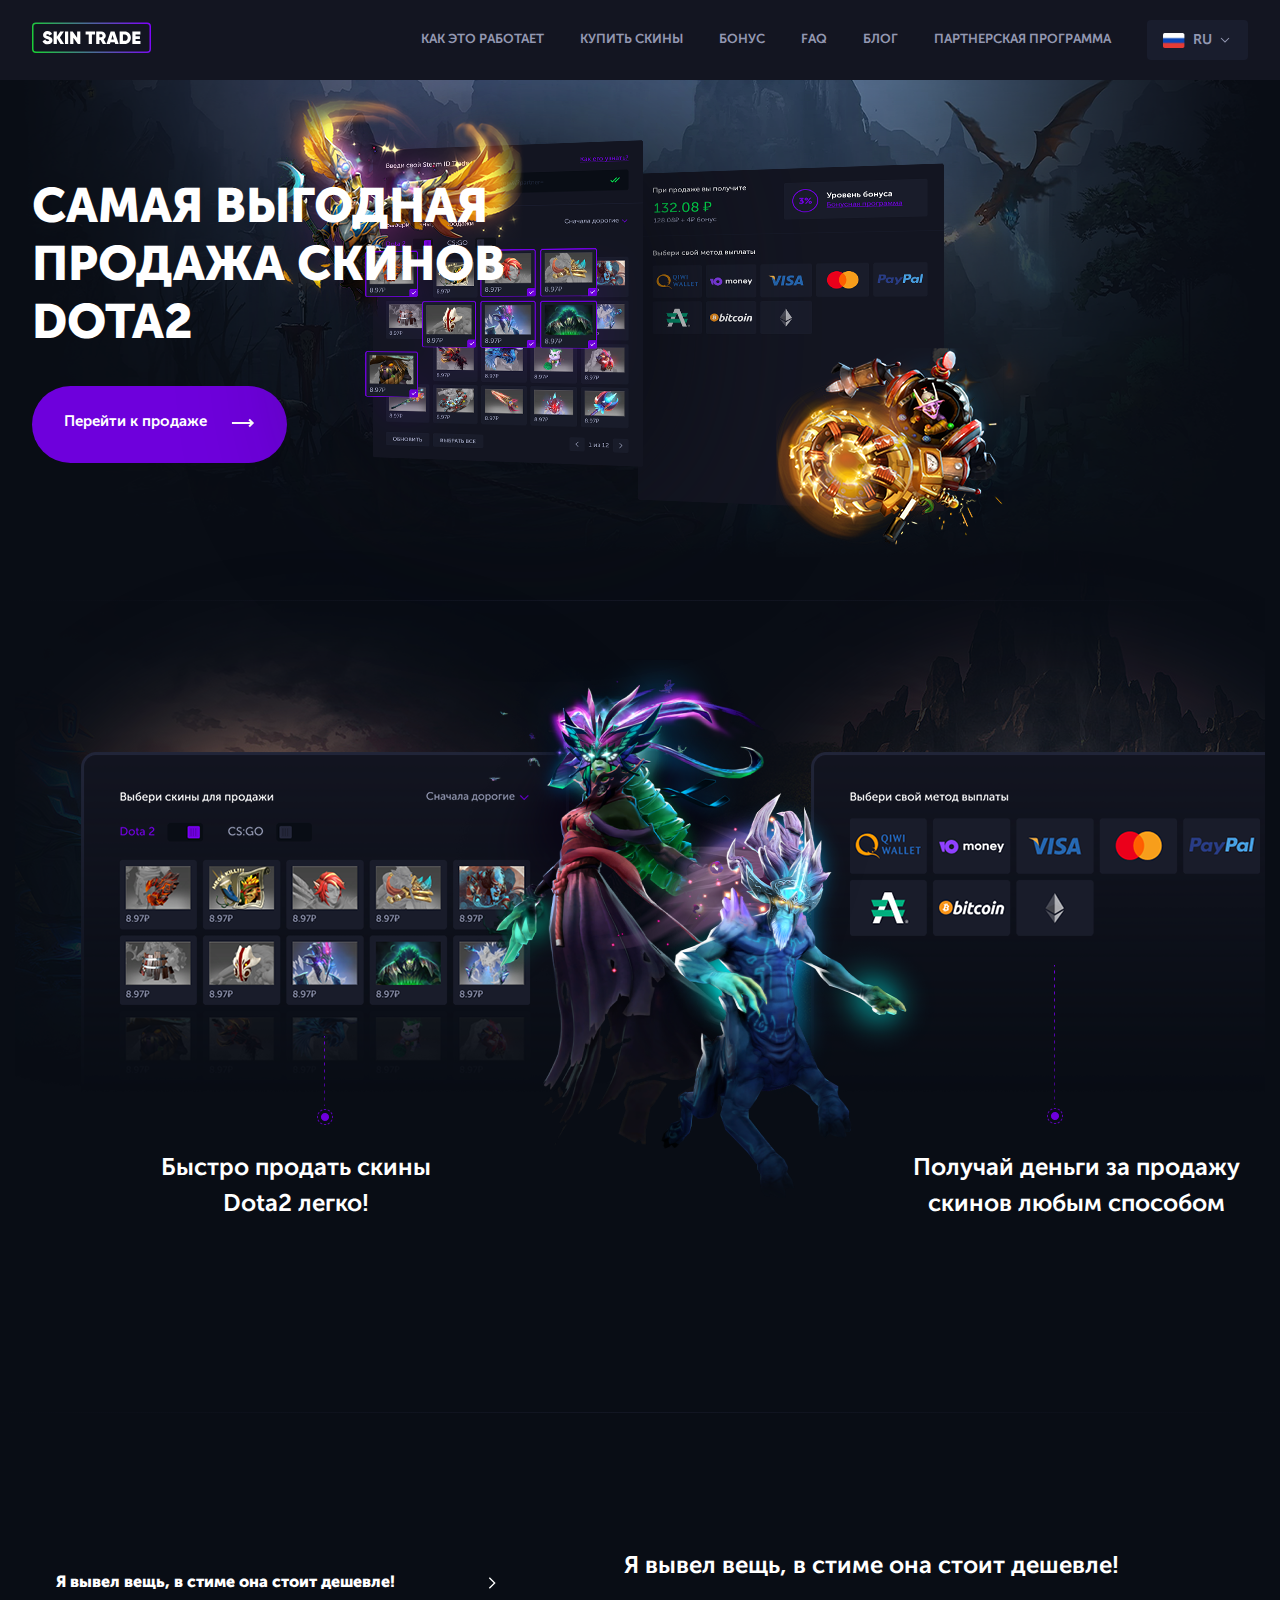
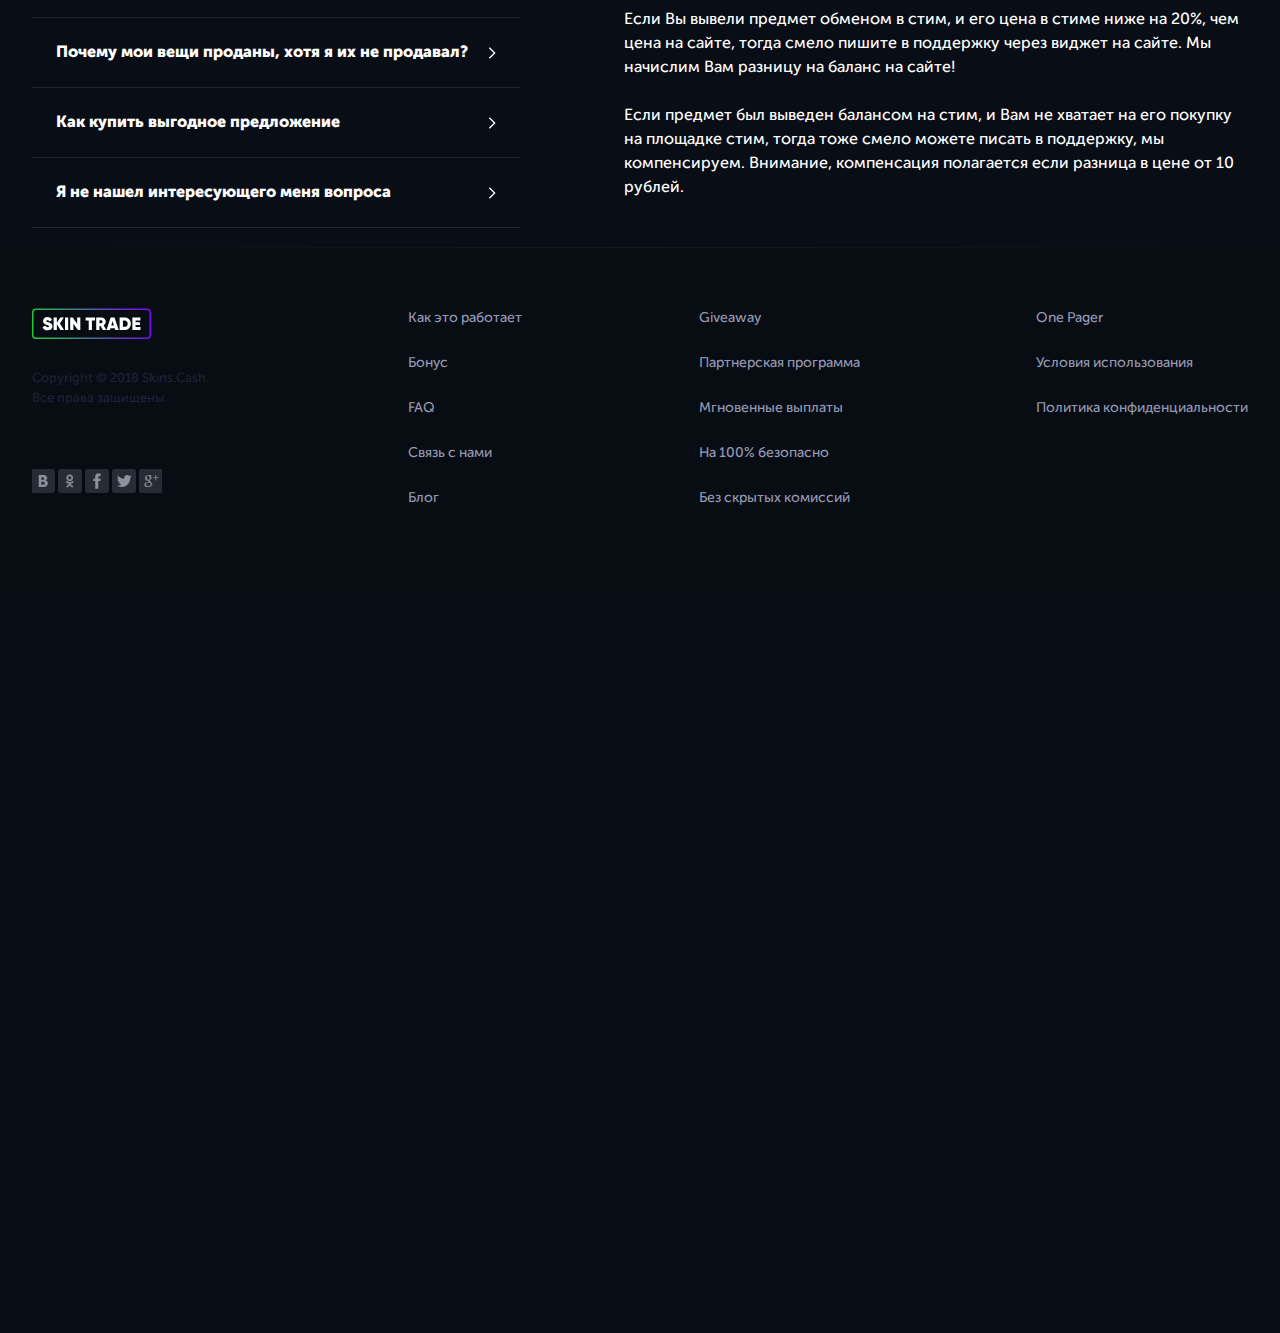
<file: index.html>
<!DOCTYPE html>
<html lang="en">

<head>
	<meta charset="UTF-8">
	<meta name="viewport" content="width=device-width">
	<link rel="stylesheet" href="css/style.css">
	<title>dota</title>
</head>

<body>
	<img class="background__image" src="./img/background1.png" alt="">

	<headre class="header">
		<div class="header__top">
			<div class="container">
					<div class="header__top-content">
						<div class="logo"><a href="#">
							<svg width="119" height="31" viewBox="0 0 119 31" fill="none" xmlns="http://www.w3.org/2000/svg">
								<path d="M15.6654 22.2579C14.3334 22.2579 13.2294 21.9759 12.3534 21.4119C11.4774 20.8479 10.8654 20.0859 10.5174 19.1259L13.2714 17.5239C13.7394 18.6399 14.5674 19.1979 15.7554 19.1979C16.7394 19.1979 17.2314 18.9159 17.2314 18.3519C17.2314 17.9799 16.9494 17.6799 16.3854 17.4519C16.1454 17.3559 15.6174 17.1939 14.8014 16.9659C13.6494 16.6299 12.7374 16.1619 12.0654 15.5619C11.3934 14.9499 11.0574 14.1039 11.0574 13.0239C11.0574 11.8599 11.4714 10.9179 12.2994 10.1979C13.1394 9.47785 14.1834 9.11785 15.4314 9.11785C16.4874 9.11785 17.4234 9.36385 18.2394 9.85585C19.0554 10.3479 19.6794 11.0619 20.1114 11.9979L17.4114 13.5819C17.0154 12.6459 16.3614 12.1779 15.4494 12.1779C15.0654 12.1779 14.7714 12.2559 14.5674 12.4119C14.3754 12.5679 14.2794 12.7659 14.2794 13.0059C14.2794 13.2819 14.4234 13.5159 14.7114 13.7079C15.0114 13.8999 15.5874 14.1219 16.4394 14.3739C17.0514 14.5539 17.5434 14.7219 17.9154 14.8779C18.2874 15.0339 18.6954 15.2619 19.1394 15.5619C19.5834 15.8499 19.9134 16.2279 20.1294 16.6959C20.3454 17.1519 20.4534 17.6919 20.4534 18.3159C20.4534 19.5519 20.0154 20.5179 19.1394 21.2139C18.2634 21.9099 17.1054 22.2579 15.6654 22.2579ZM32.0648 21.9879H28.4648L24.8468 16.3539V21.9879H21.6248V9.38785H24.8468V14.6799L28.2848 9.38785H31.8848L27.8888 15.5079L32.0648 21.9879ZM32.9802 9.38785H36.2022V21.9879H32.9802V9.38785ZM45.1314 9.38785H48.3354V21.9879H45.8514L41.4054 15.6519V21.9879H38.1834V9.38785H40.6854L45.1314 15.7239V9.38785ZM63.048 9.38785V12.5019H59.934V21.9879H56.712V12.5019H53.598V9.38785H63.048ZM70.7866 21.9879L68.5906 17.9199H67.4386V21.9879H64.2166V9.38785H69.2566C70.5406 9.38785 71.6146 9.80185 72.4786 10.6299C73.3546 11.4459 73.7926 12.4839 73.7926 13.7439C73.7926 14.4999 73.6006 15.1959 73.2166 15.8319C72.8326 16.4559 72.3106 16.9539 71.6506 17.3259L74.2426 21.9879H70.7866ZM67.4386 12.3579V15.1839H69.2206C69.6166 15.1959 69.9406 15.0699 70.1926 14.8059C70.4446 14.5419 70.5706 14.1999 70.5706 13.7799C70.5706 13.3599 70.4446 13.0179 70.1926 12.7539C69.9406 12.4899 69.6166 12.3579 69.2206 12.3579H67.4386ZM83.2229 21.9879L82.6829 20.1699H78.4889L77.9489 21.9879H74.4569L78.6149 9.38785H82.5389L86.6969 21.9879H83.2229ZM79.3169 17.3979H81.8549L80.5769 13.1139L79.3169 17.3979ZM92.743 9.38785C94.483 9.38785 95.935 9.99385 97.099 11.2059C98.275 12.4059 98.863 13.8999 98.863 15.6879C98.863 17.4759 98.275 18.9759 97.099 20.1879C95.935 21.3879 94.483 21.9879 92.743 21.9879H87.613V9.38785H92.743ZM92.743 18.8739C93.619 18.8739 94.333 18.5859 94.885 18.0099C95.437 17.4219 95.713 16.6479 95.713 15.6879C95.713 14.7279 95.437 13.9599 94.885 13.3839C94.333 12.7959 93.619 12.5019 92.743 12.5019H90.925V18.8739H92.743ZM103.579 18.9639H108.457V21.9879H100.357V9.38785H108.367V12.3939H103.579V14.1399H107.917V17.1099H103.579V18.9639Z" fill="white"/>
								<rect x="0.75" y="1.15656" width="117.5" height="29.08" rx="3.25" stroke="url(#paint0_linear_101:1740)" stroke-width="1.5"/>
								<defs>
								<linearGradient id="paint0_linear_101:1740" x1="119" y1="0.406557" x2="3.73403e-06" y2="30.9866" gradientUnits="userSpaceOnUse">
								<stop stop-color="#7F00FF"/>
								<stop offset="1" stop-color="#19D233"/>
								</linearGradient>
								</defs>
								</svg>							
						</a></div>
						<div class="header__manu">
							<div class="header__burger" id="burger">
								<span></span>
							</div>
							<nav class="header__link">
								<ul>
									<li><a href="#">Как это работает</a></li>
									<li><a href="#">Купить скины</a></li>
									<li><a href="#">Бонус</a></li>
									<li><a href="#">FAQ</a></li>
									<li><a href="#">Блог</a></li>
									<li><a href="#">Партнерская программа</a></li>
								</ul>
							</nav>
							<div class="header__lang">
								<a href="">
									<img src="./img/RU.png" alt="">
									<span>RU</span>
								</a>
							</div>
						</div>
					</div>
			</div>
		</div>
	</headre>
	 <section class="skin">
		<div class="container">
			<div class="skin__content">
				<div>
					<h1>Самая выгодная продажа скинов Dota2</h1>
					<div class="btn"><a href="./money.html">
							Перейти к продаже
							<span>
								<svg width="24" height="24" viewBox="0 0 24 24" fill="none" xmlns="http://www.w3.org/2000/svg">
									<path
										d="M23.0677 11.9928L18.818 7.75737L17.4061 9.17397L19.2415 11.0032L0.932469 11.0012L0.932251 13.0012L19.2369 13.0032L17.4155 14.8308L18.8321 16.2426L23.0677 11.9928Z"
										fill="white" />
								</svg>
							</span>
						</a></div>
				</div>
				<div>
					<img src="./img/Group.png" alt="">
				</div>
			</div>
		</div>
	</section>
	<section class="sale">
		<div class="sale__container">
			<div class="sale__content">
				<div class="sale__content-image">
					<div class="sale__image">
						<img src="./img/Group5.png" alt="">
					</div>
					<div class="sale__text text">Быстро продать скины Dota2 легко!</div>
				</div>
				<div class="sale__content-image2">
					<div class="sale__image img">
						<img src="./img/Group2.png" alt="">
					</div>
					<div class="sale__text text2">Получай деньги за продажу скинов любым способом</div>
				</div>
			</div>
		</div>
	</section>
	<section class="hr">
		<hr>
	</section>
	<section class="faq">
		<div class="container">
			<div class="faq__top">
				<div class="faq__left">
					<div class="faq__subtitle">
						<a href="#">
							Я вывел вещь, в стиме она стоит дешевле!
						</a>
					</div>
					<div class="faq__subtitle">
						<a href="#">
							Почему мои вещи проданы, хотя я их не продавал?
						</a>
					</div>
					<div class="faq__subtitle">
						<a href="#">
							Как купить выгодное предложение
						</a>
					</div>
					<div class="faq__subtitle">
						<a href="#">
							Я не нашел интересующего меня вопроса
						</a>
					</div>
				</div>
				<div class="faq__right">
					<div class="faq__title">Я вывел вещь, в стиме она стоит дешевле!</div>
					<div class="faq__description">
						<p>
							Если Вы вывели предмет обменом в стим, и его цена в стиме ниже на 20%, чем цена на сайте, тогда смело пишите в поддержку 	через виджет на сайте. Мы начислим Вам разницу на баланс на сайте! 
						</p>
						<p>
							Если предмет был выведен балансом на стим, и Вам не хватает на его покупку на площадке стим, тогда тоже смело можете писать в поддержку, мы компенсируем. Внимание, компенсация полагается если разница в цене от 10 рублей.
						</p>
					</div>
				</div>
			</div>
			<div class="faq__bottom">
					<div class="faq__bottom-content">
						<div class="btn"><a href="#">
							Перейти к продаже
							<span>
								<svg width="24" height="24" viewBox="0 0 24 24" fill="none" xmlns="http://www.w3.org/2000/svg">
									<path
										d="M23.0677 11.9928L18.818 7.75737L17.4061 9.17397L19.2415 11.0032L0.932469 11.0012L0.932251 13.0012L19.2369 13.0032L17.4155 14.8308L18.8321 16.2426L23.0677 11.9928Z"
										fill="white" />
								</svg>
							</span>
						</a></div>
					</div>
				</div>
				<hr>
			</div>
		</div>
	</section>
	<footer class="footer">
		<div class="container">
			<div class="footer__row">
				<div class="footer__item">
					<div>
						<div class="logo"><a href="#">
							<svg width="119" height="31" viewBox="0 0 119 31" fill="none" xmlns="http://www.w3.org/2000/svg">
								<path d="M15.6654 22.2579C14.3334 22.2579 13.2294 21.9759 12.3534 21.4119C11.4774 20.8479 10.8654 20.0859 10.5174 19.1259L13.2714 17.5239C13.7394 18.6399 14.5674 19.1979 15.7554 19.1979C16.7394 19.1979 17.2314 18.9159 17.2314 18.3519C17.2314 17.9799 16.9494 17.6799 16.3854 17.4519C16.1454 17.3559 15.6174 17.1939 14.8014 16.9659C13.6494 16.6299 12.7374 16.1619 12.0654 15.5619C11.3934 14.9499 11.0574 14.1039 11.0574 13.0239C11.0574 11.8599 11.4714 10.9179 12.2994 10.1979C13.1394 9.47785 14.1834 9.11785 15.4314 9.11785C16.4874 9.11785 17.4234 9.36385 18.2394 9.85585C19.0554 10.3479 19.6794 11.0619 20.1114 11.9979L17.4114 13.5819C17.0154 12.6459 16.3614 12.1779 15.4494 12.1779C15.0654 12.1779 14.7714 12.2559 14.5674 12.4119C14.3754 12.5679 14.2794 12.7659 14.2794 13.0059C14.2794 13.2819 14.4234 13.5159 14.7114 13.7079C15.0114 13.8999 15.5874 14.1219 16.4394 14.3739C17.0514 14.5539 17.5434 14.7219 17.9154 14.8779C18.2874 15.0339 18.6954 15.2619 19.1394 15.5619C19.5834 15.8499 19.9134 16.2279 20.1294 16.6959C20.3454 17.1519 20.4534 17.6919 20.4534 18.3159C20.4534 19.5519 20.0154 20.5179 19.1394 21.2139C18.2634 21.9099 17.1054 22.2579 15.6654 22.2579ZM32.0648 21.9879H28.4648L24.8468 16.3539V21.9879H21.6248V9.38785H24.8468V14.6799L28.2848 9.38785H31.8848L27.8888 15.5079L32.0648 21.9879ZM32.9802 9.38785H36.2022V21.9879H32.9802V9.38785ZM45.1314 9.38785H48.3354V21.9879H45.8514L41.4054 15.6519V21.9879H38.1834V9.38785H40.6854L45.1314 15.7239V9.38785ZM63.048 9.38785V12.5019H59.934V21.9879H56.712V12.5019H53.598V9.38785H63.048ZM70.7866 21.9879L68.5906 17.9199H67.4386V21.9879H64.2166V9.38785H69.2566C70.5406 9.38785 71.6146 9.80185 72.4786 10.6299C73.3546 11.4459 73.7926 12.4839 73.7926 13.7439C73.7926 14.4999 73.6006 15.1959 73.2166 15.8319C72.8326 16.4559 72.3106 16.9539 71.6506 17.3259L74.2426 21.9879H70.7866ZM67.4386 12.3579V15.1839H69.2206C69.6166 15.1959 69.9406 15.0699 70.1926 14.8059C70.4446 14.5419 70.5706 14.1999 70.5706 13.7799C70.5706 13.3599 70.4446 13.0179 70.1926 12.7539C69.9406 12.4899 69.6166 12.3579 69.2206 12.3579H67.4386ZM83.2229 21.9879L82.6829 20.1699H78.4889L77.9489 21.9879H74.4569L78.6149 9.38785H82.5389L86.6969 21.9879H83.2229ZM79.3169 17.3979H81.8549L80.5769 13.1139L79.3169 17.3979ZM92.743 9.38785C94.483 9.38785 95.935 9.99385 97.099 11.2059C98.275 12.4059 98.863 13.8999 98.863 15.6879C98.863 17.4759 98.275 18.9759 97.099 20.1879C95.935 21.3879 94.483 21.9879 92.743 21.9879H87.613V9.38785H92.743ZM92.743 18.8739C93.619 18.8739 94.333 18.5859 94.885 18.0099C95.437 17.4219 95.713 16.6479 95.713 15.6879C95.713 14.7279 95.437 13.9599 94.885 13.3839C94.333 12.7959 93.619 12.5019 92.743 12.5019H90.925V18.8739H92.743ZM103.579 18.9639H108.457V21.9879H100.357V9.38785H108.367V12.3939H103.579V14.1399H107.917V17.1099H103.579V18.9639Z" fill="white"/>
								<rect x="0.75" y="1.15656" width="117.5" height="29.08" rx="3.25" stroke="url(#paint0_linear_101:1740)" stroke-width="1.5"/>
								<defs>
								<linearGradient id="paint0_linear_101:1740" x1="119" y1="0.406557" x2="3.73403e-06" y2="30.9866" gradientUnits="userSpaceOnUse">
								<stop stop-color="#7F00FF"/>
								<stop offset="1" stop-color="#19D233"/>
								</linearGradient>
								</defs>
								</svg>							</a>
						</div>
						<div class="footer__copyright">
							Copyright © 2018 Skins.Cash. 
							Все права защищены.
						</div>
						<div class="footer__social">
							<img src="./img/footer-social.png" alt="">
						</div>
					</div>
				</div>
				<div class="footer__item">
					<div>
						<ul>
							<li><a href="#">Как это работает</a></li>
							<li><a href="#">Бонус</a></li>
							<li><a href="#">FAQ</a></li>
							<li><a href="#">Связь с нами</a></li>
							<li><a href="#">Блог</a></li>
						</ul>
					</div>
				</div>
				<div class="footer__item">
					<div>
						<ul>
							<li><a href="#">Giveaway</a></li>
							<li><a href="#">Партнерская программа</a></li>
							<li><a href="#">Мгновенные выплаты</a></li>
							<li><a href="#">На 100% безопасно</a></li>
							<li><a href="#">Без скрытых комиссий</a></li>
						</ul>
					</div>
				</div>
				<div class="footer__item">
					<div>
						<ul>
							<li><a href="#">One Pager</a></li>
							<li><a href="#">Условия использования</a></li>
							<li><a href="#">Политика конфиденциальности</a></li>
						</ul>
					</div>
				</div>
			</div>
		</div>
		<script src="./js/script.js"></script>
	</footer>
</body> 

</html>
</file>
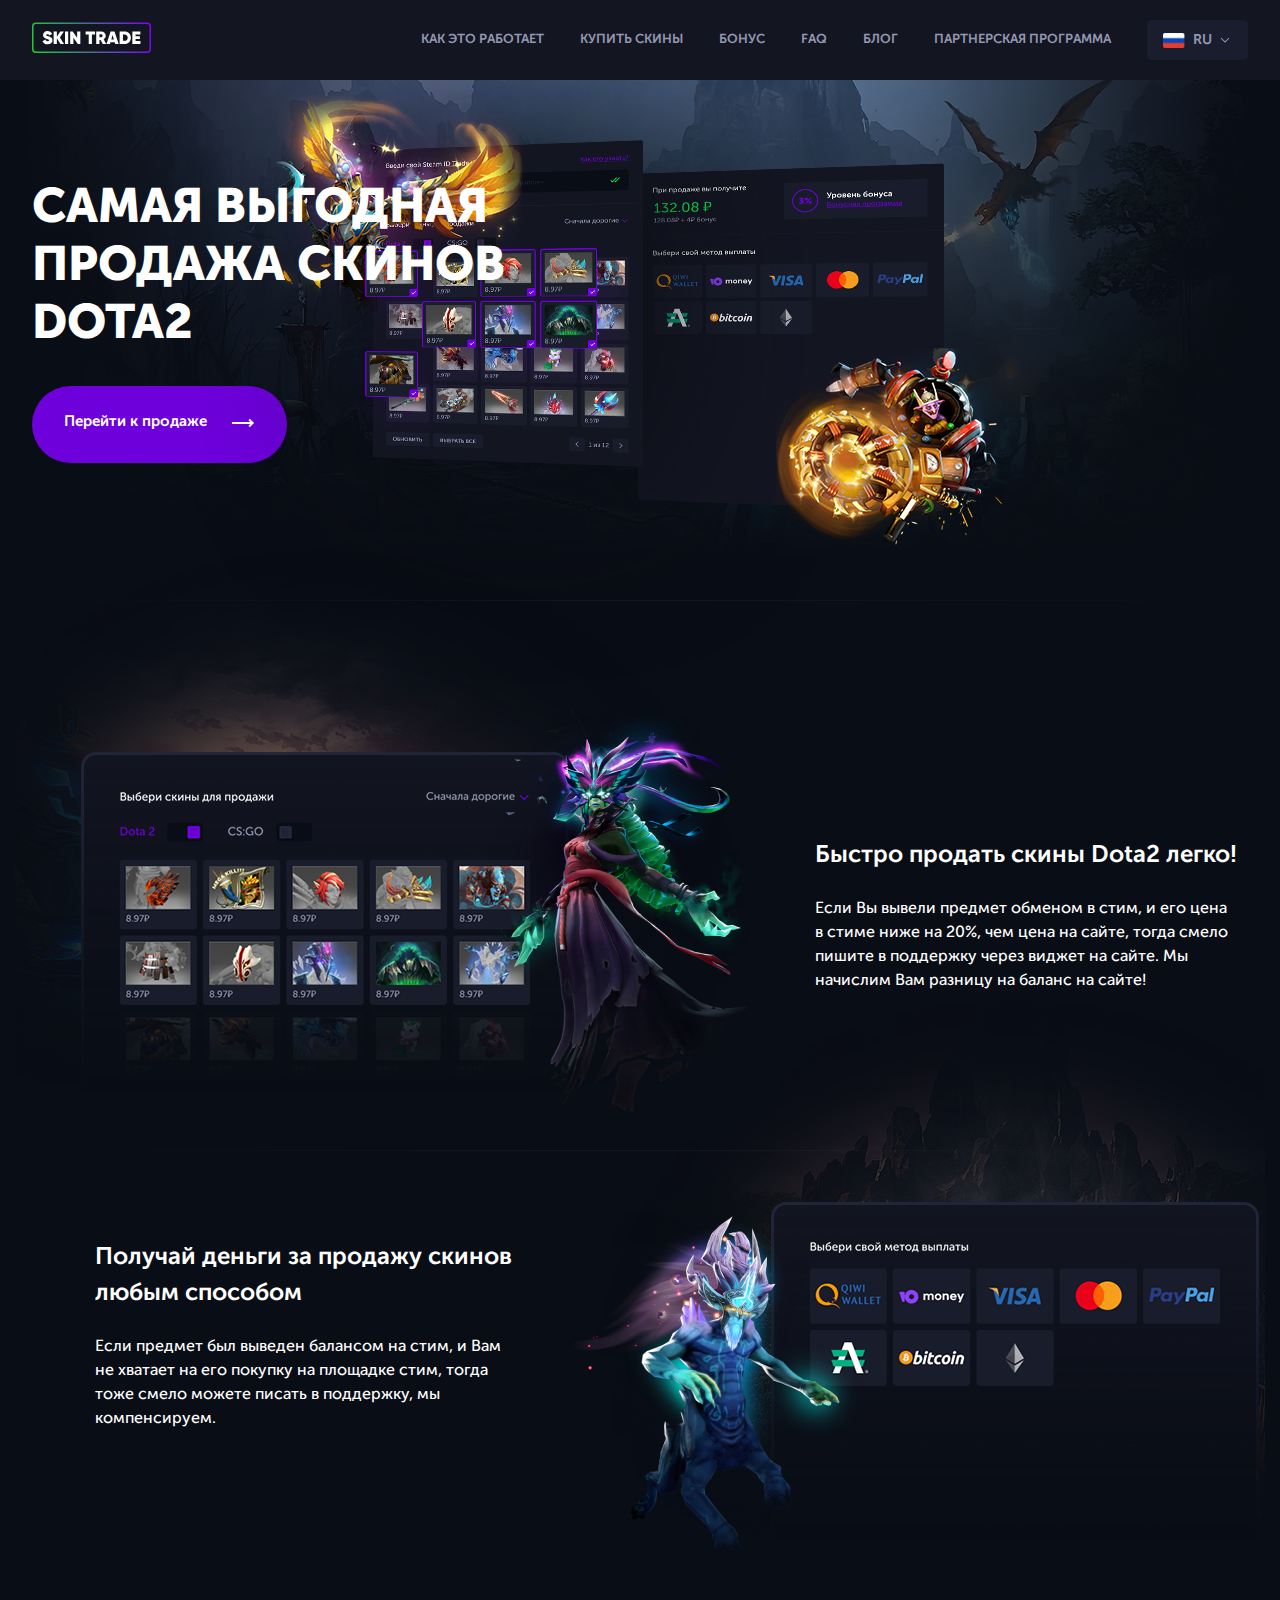
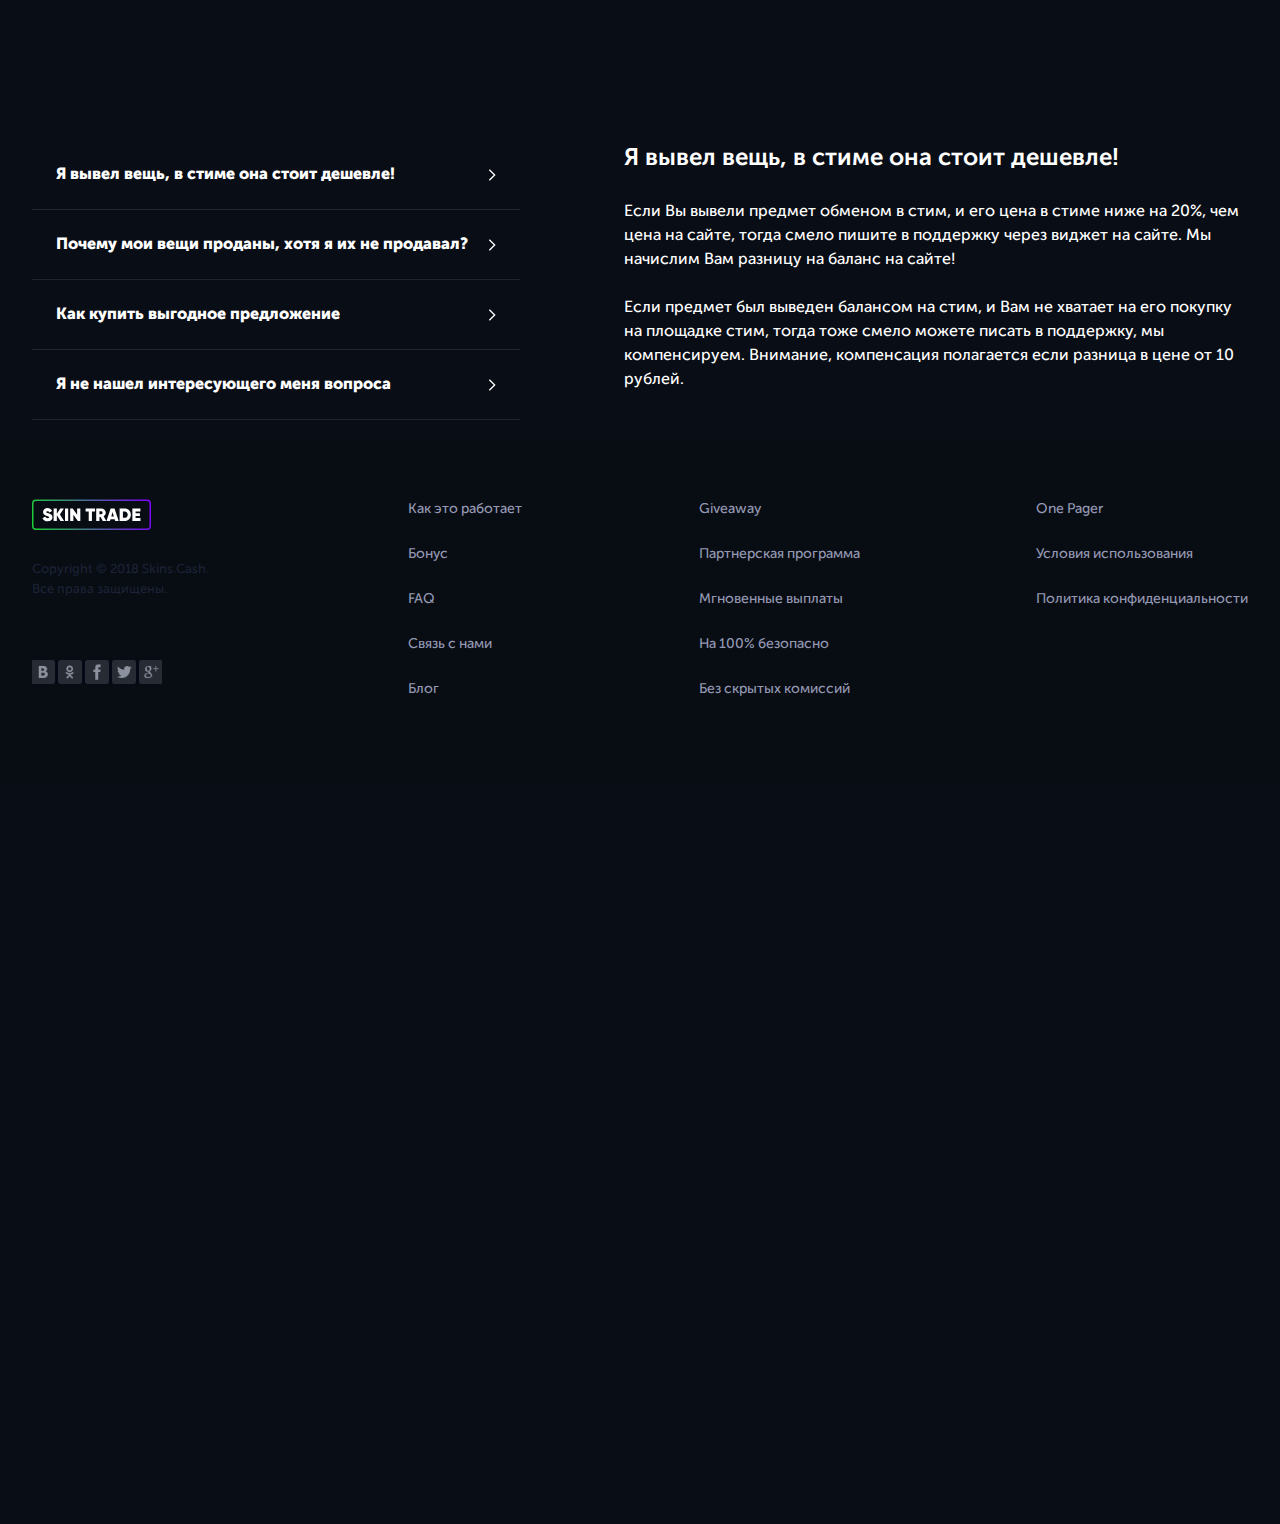
<file: money.html>
<!DOCTYPE html>
<html lang="en">

<head>
	<meta charset="UTF-8">
	<meta http-equiv="X-UA-Compatible" content="IE=edge">
	<meta name="viewport" content="width=, initial-scale=1.0">
	<link rel="stylesheet" href="css/style.css">
	<title>dota</title>
</head>

<body>
	<img class="background__image" src="./img/background1.png" alt="">

	<headre class="header">
		<div class="header__top">
			<div class="container">
				<div class="header__top-content">
					<div class="logo"><a href="#">
						<svg width="119" height="31" viewBox="0 0 119 31" fill="none" xmlns="http://www.w3.org/2000/svg">
							<path d="M15.6654 22.2579C14.3334 22.2579 13.2294 21.9759 12.3534 21.4119C11.4774 20.8479 10.8654 20.0859 10.5174 19.1259L13.2714 17.5239C13.7394 18.6399 14.5674 19.1979 15.7554 19.1979C16.7394 19.1979 17.2314 18.9159 17.2314 18.3519C17.2314 17.9799 16.9494 17.6799 16.3854 17.4519C16.1454 17.3559 15.6174 17.1939 14.8014 16.9659C13.6494 16.6299 12.7374 16.1619 12.0654 15.5619C11.3934 14.9499 11.0574 14.1039 11.0574 13.0239C11.0574 11.8599 11.4714 10.9179 12.2994 10.1979C13.1394 9.47785 14.1834 9.11785 15.4314 9.11785C16.4874 9.11785 17.4234 9.36385 18.2394 9.85585C19.0554 10.3479 19.6794 11.0619 20.1114 11.9979L17.4114 13.5819C17.0154 12.6459 16.3614 12.1779 15.4494 12.1779C15.0654 12.1779 14.7714 12.2559 14.5674 12.4119C14.3754 12.5679 14.2794 12.7659 14.2794 13.0059C14.2794 13.2819 14.4234 13.5159 14.7114 13.7079C15.0114 13.8999 15.5874 14.1219 16.4394 14.3739C17.0514 14.5539 17.5434 14.7219 17.9154 14.8779C18.2874 15.0339 18.6954 15.2619 19.1394 15.5619C19.5834 15.8499 19.9134 16.2279 20.1294 16.6959C20.3454 17.1519 20.4534 17.6919 20.4534 18.3159C20.4534 19.5519 20.0154 20.5179 19.1394 21.2139C18.2634 21.9099 17.1054 22.2579 15.6654 22.2579ZM32.0648 21.9879H28.4648L24.8468 16.3539V21.9879H21.6248V9.38785H24.8468V14.6799L28.2848 9.38785H31.8848L27.8888 15.5079L32.0648 21.9879ZM32.9802 9.38785H36.2022V21.9879H32.9802V9.38785ZM45.1314 9.38785H48.3354V21.9879H45.8514L41.4054 15.6519V21.9879H38.1834V9.38785H40.6854L45.1314 15.7239V9.38785ZM63.048 9.38785V12.5019H59.934V21.9879H56.712V12.5019H53.598V9.38785H63.048ZM70.7866 21.9879L68.5906 17.9199H67.4386V21.9879H64.2166V9.38785H69.2566C70.5406 9.38785 71.6146 9.80185 72.4786 10.6299C73.3546 11.4459 73.7926 12.4839 73.7926 13.7439C73.7926 14.4999 73.6006 15.1959 73.2166 15.8319C72.8326 16.4559 72.3106 16.9539 71.6506 17.3259L74.2426 21.9879H70.7866ZM67.4386 12.3579V15.1839H69.2206C69.6166 15.1959 69.9406 15.0699 70.1926 14.8059C70.4446 14.5419 70.5706 14.1999 70.5706 13.7799C70.5706 13.3599 70.4446 13.0179 70.1926 12.7539C69.9406 12.4899 69.6166 12.3579 69.2206 12.3579H67.4386ZM83.2229 21.9879L82.6829 20.1699H78.4889L77.9489 21.9879H74.4569L78.6149 9.38785H82.5389L86.6969 21.9879H83.2229ZM79.3169 17.3979H81.8549L80.5769 13.1139L79.3169 17.3979ZM92.743 9.38785C94.483 9.38785 95.935 9.99385 97.099 11.2059C98.275 12.4059 98.863 13.8999 98.863 15.6879C98.863 17.4759 98.275 18.9759 97.099 20.1879C95.935 21.3879 94.483 21.9879 92.743 21.9879H87.613V9.38785H92.743ZM92.743 18.8739C93.619 18.8739 94.333 18.5859 94.885 18.0099C95.437 17.4219 95.713 16.6479 95.713 15.6879C95.713 14.7279 95.437 13.9599 94.885 13.3839C94.333 12.7959 93.619 12.5019 92.743 12.5019H90.925V18.8739H92.743ZM103.579 18.9639H108.457V21.9879H100.357V9.38785H108.367V12.3939H103.579V14.1399H107.917V17.1099H103.579V18.9639Z" fill="white"/>
							<rect x="0.75" y="1.15656" width="117.5" height="29.08" rx="3.25" stroke="url(#paint0_linear_101:1740)" stroke-width="1.5"/>
							<defs>
							<linearGradient id="paint0_linear_101:1740" x1="119" y1="0.406557" x2="3.73403e-06" y2="30.9866" gradientUnits="userSpaceOnUse">
							<stop stop-color="#7F00FF"/>
							<stop offset="1" stop-color="#19D233"/>
							</linearGradient>
							</defs>
							</svg>							
					</a></div>
					<div class="header__manu">
						<nav class="header__link">
							<ul>
								<li><a href="#">Как это работает</a></li>
								<li><a href="#">Купить скины</a></li>
								<li><a href="#">Бонус</a></li>
								<li><a href="#">FAQ</a></li>
								<li><a href="#">Блог</a></li>
								<li><a href="#">Партнерская программа</a></li>
							</ul>
						</nav>
						<div class="header__lang">
							<a href="">
								<img src="./img/RU.png" alt="">
								<span>RU</span>
							</a>
						</div>
					</div>
				</div>
			</div>
		</div>
	</headre>
	<section class="skin">
		<div class="container">
			<div class="skin__content">
				<div>
					<h1>Самая выгодная продажа скинов Dota2</h1>
					<div class="btn"><a href="#">
							Перейти к продаже
							<span>
								<svg width="24" height="24" viewBox="0 0 24 24" fill="none" xmlns="http://www.w3.org/2000/svg">
									<path
										d="M23.0677 11.9928L18.818 7.75737L17.4061 9.17397L19.2415 11.0032L0.932469 11.0012L0.932251 13.0012L19.2369 13.0032L17.4155 14.8308L18.8321 16.2426L23.0677 11.9928Z"
										fill="white" />
								</svg>
							</span>
						</a></div>
				</div>
				<div>
					<img src="./img/Group.png" alt="">
				</div>
			</div>
		</div>
	</section>
	<section class="sale">
		<div class="sale__container">
			<div class="sale__content content">
				<div class="sale__content-image3">
					<div class="sale__image">
						<img src="./img/Group5.png" alt="">
					</div>
				</div>
				<div class="sale__content-text">
					<h2>Быстро продать скины Dota2 легко!</h2>
					<p>Если Вы вывели предмет обменом в стим, и его цена в стиме ниже на 20%, чем цена на сайте, тогда смело пишите в поддержку через виджет на сайте. Мы начислим Вам разницу на баланс на сайте! </p>
				</div>
			</div>
			<div class="sale__content content2">
				<div class="sale__content-text content-text">
					<h2>Получай деньги за продажу скинов любым способом</h2>
					<p>Если предмет был выведен балансом на стим, и Вам не хватает на его покупку на площадке стим, тогда тоже смело можете писать в поддержку, мы компенсируем.</p>
				</div>
				<div class="sale__content-image4">
					<div class="sale__image image">
						<img src="./img/Group2.png" alt="">
					</div>
				</div>
			</div>
		</div>
	</section>
<section class="faq">
	<div class="container">
		<div class="faq__top">
			<div class="faq__left">
				<div class="faq__subtitle">
					<a href="#">
						Я вывел вещь, в стиме она стоит дешевле!
					</a>
				</div>
				<div class="faq__subtitle">
					<a href="#">
						Почему мои вещи проданы, хотя я их не продавал?
					</a>
				</div>
				<div class="faq__subtitle">
					<a href="#">
						Как купить выгодное предложение
					</a>
				</div>
				<div class="faq__subtitle">
					<a href="#">
						Я не нашел интересующего меня вопроса
					</a>
				</div>
			</div>
			<div class="faq__right">
				<div class="faq__title">Я вывел вещь, в стиме она стоит дешевле!</div>
				<div class="faq__description">
					<p>
						Если Вы вывели предмет обменом в стим, и его цена в стиме ниже на 20%, чем цена на сайте, тогда смело пишите в поддержку 	через виджет на сайте. Мы начислим Вам разницу на баланс на сайте! 
					</p>
					<p>
						Если предмет был выведен балансом на стим, и Вам не хватает на его покупку на площадке стим, тогда тоже смело можете писать в поддержку, мы компенсируем. Внимание, компенсация полагается если разница в цене от 10 рублей.
					</p>
				</div>
			</div>
		</div>
		<div class="faq__bottom">
				<div class="faq__bottom-content">
					<div class="btn"><a href="#">
						Перейти к продаже
						<span>
							<svg width="24" height="24" viewBox="0 0 24 24" fill="none" xmlns="http://www.w3.org/2000/svg">
								<path
									d="M23.0677 11.9928L18.818 7.75737L17.4061 9.17397L19.2415 11.0032L0.932469 11.0012L0.932251 13.0012L19.2369 13.0032L17.4155 14.8308L18.8321 16.2426L23.0677 11.9928Z"
									fill="white" />
							</svg>
						</span>
						</a>
					</div>
				</div>
			</div>
		</div>
	</div>
</section>
<footer class="footer">
	<div class="container">
		<div class="footer__row">
			<div class="footer__item">
				<div>
					<div class="logo"><a href="#">
						<svg width="119" height="31" viewBox="0 0 119 31" fill="none" xmlns="http://www.w3.org/2000/svg">
							<path d="M15.6654 22.2579C14.3334 22.2579 13.2294 21.9759 12.3534 21.4119C11.4774 20.8479 10.8654 20.0859 10.5174 19.1259L13.2714 17.5239C13.7394 18.6399 14.5674 19.1979 15.7554 19.1979C16.7394 19.1979 17.2314 18.9159 17.2314 18.3519C17.2314 17.9799 16.9494 17.6799 16.3854 17.4519C16.1454 17.3559 15.6174 17.1939 14.8014 16.9659C13.6494 16.6299 12.7374 16.1619 12.0654 15.5619C11.3934 14.9499 11.0574 14.1039 11.0574 13.0239C11.0574 11.8599 11.4714 10.9179 12.2994 10.1979C13.1394 9.47785 14.1834 9.11785 15.4314 9.11785C16.4874 9.11785 17.4234 9.36385 18.2394 9.85585C19.0554 10.3479 19.6794 11.0619 20.1114 11.9979L17.4114 13.5819C17.0154 12.6459 16.3614 12.1779 15.4494 12.1779C15.0654 12.1779 14.7714 12.2559 14.5674 12.4119C14.3754 12.5679 14.2794 12.7659 14.2794 13.0059C14.2794 13.2819 14.4234 13.5159 14.7114 13.7079C15.0114 13.8999 15.5874 14.1219 16.4394 14.3739C17.0514 14.5539 17.5434 14.7219 17.9154 14.8779C18.2874 15.0339 18.6954 15.2619 19.1394 15.5619C19.5834 15.8499 19.9134 16.2279 20.1294 16.6959C20.3454 17.1519 20.4534 17.6919 20.4534 18.3159C20.4534 19.5519 20.0154 20.5179 19.1394 21.2139C18.2634 21.9099 17.1054 22.2579 15.6654 22.2579ZM32.0648 21.9879H28.4648L24.8468 16.3539V21.9879H21.6248V9.38785H24.8468V14.6799L28.2848 9.38785H31.8848L27.8888 15.5079L32.0648 21.9879ZM32.9802 9.38785H36.2022V21.9879H32.9802V9.38785ZM45.1314 9.38785H48.3354V21.9879H45.8514L41.4054 15.6519V21.9879H38.1834V9.38785H40.6854L45.1314 15.7239V9.38785ZM63.048 9.38785V12.5019H59.934V21.9879H56.712V12.5019H53.598V9.38785H63.048ZM70.7866 21.9879L68.5906 17.9199H67.4386V21.9879H64.2166V9.38785H69.2566C70.5406 9.38785 71.6146 9.80185 72.4786 10.6299C73.3546 11.4459 73.7926 12.4839 73.7926 13.7439C73.7926 14.4999 73.6006 15.1959 73.2166 15.8319C72.8326 16.4559 72.3106 16.9539 71.6506 17.3259L74.2426 21.9879H70.7866ZM67.4386 12.3579V15.1839H69.2206C69.6166 15.1959 69.9406 15.0699 70.1926 14.8059C70.4446 14.5419 70.5706 14.1999 70.5706 13.7799C70.5706 13.3599 70.4446 13.0179 70.1926 12.7539C69.9406 12.4899 69.6166 12.3579 69.2206 12.3579H67.4386ZM83.2229 21.9879L82.6829 20.1699H78.4889L77.9489 21.9879H74.4569L78.6149 9.38785H82.5389L86.6969 21.9879H83.2229ZM79.3169 17.3979H81.8549L80.5769 13.1139L79.3169 17.3979ZM92.743 9.38785C94.483 9.38785 95.935 9.99385 97.099 11.2059C98.275 12.4059 98.863 13.8999 98.863 15.6879C98.863 17.4759 98.275 18.9759 97.099 20.1879C95.935 21.3879 94.483 21.9879 92.743 21.9879H87.613V9.38785H92.743ZM92.743 18.8739C93.619 18.8739 94.333 18.5859 94.885 18.0099C95.437 17.4219 95.713 16.6479 95.713 15.6879C95.713 14.7279 95.437 13.9599 94.885 13.3839C94.333 12.7959 93.619 12.5019 92.743 12.5019H90.925V18.8739H92.743ZM103.579 18.9639H108.457V21.9879H100.357V9.38785H108.367V12.3939H103.579V14.1399H107.917V17.1099H103.579V18.9639Z" fill="white"/>
							<rect x="0.75" y="1.15656" width="117.5" height="29.08" rx="3.25" stroke="url(#paint0_linear_101:1740)" stroke-width="1.5"/>
							<defs>
							<linearGradient id="paint0_linear_101:1740" x1="119" y1="0.406557" x2="3.73403e-06" y2="30.9866" gradientUnits="userSpaceOnUse">
							<stop stop-color="#7F00FF"/>
							<stop offset="1" stop-color="#19D233"/>
							</linearGradient>
							</defs>
							</svg>							</a>
					</div>
					<div class="footer__copyright">
						Copyright © 2018 Skins.Cash. 
						Все права защищены.
					</div>
					<div class="footer__social">
						<img src="./img/footer-social.png" alt="">
					</div>
				</div>
			</div>
			<div class="footer__item">
				<div>
					<ul>
						<li><a href="#">Как это работает</a></li>
						<li><a href="#">Бонус</a></li>
						<li><a href="#">FAQ</a></li>
						<li><a href="#">Связь с нами</a></li>
						<li><a href="#">Блог</a></li>
					</ul>
				</div>
			</div>
			<div class="footer__item">
				<div>
					<ul>
						<li><a href="#">Giveaway</a></li>
						<li><a href="#">Партнерская программа</a></li>
						<li><a href="#">Мгновенные выплаты</a></li>
						<li><a href="#">На 100% безопасно</a></li>
						<li><a href="#">Без скрытых комиссий</a></li>
					</ul>
				</div>
			</div>
			<div class="footer__item">
				<div>
					<ul>
						<li><a href="#">One Pager</a></li>
						<li><a href="#">Условия использования</a></li>
						<li><a href="#">Политика конфиденциальности</a></li>
					</ul>
				</div>
			</div>
		</div>
	</div>
</footer>
<script src="./js/script.js"></script>
</body>

</html>
</file>
<file: css/style.css>
@charset "UTF-8";
@font-face {
  font-family: 'Gilroy';
  src: url("../fonts/Gilroy-Black.eot");
  src: local("☺"), url("../fonts/Gilroy-Black.woff") format("woff"), url("../fonts/Gilroy-Black.ttf") format("truetype"), url("../fonts/Gilroy-Black.svg") format("svg");
  font-weight: 900;
  font-style: normal;
}

@font-face {
  font-family: 'Museo Sans Cyrillic';
  src: url("../fonts/MuseoSansCyrl-500.eot");
  src: local("☺"), url("../fonts/MuseoSansCyrl-500.woff") format("woff"), url("../fonts/MuseoSansCyrl-500.ttf") format("truetype"), url("../fonts/MuseoSansCyrl-500.svg") format("svg");
  font-weight: 500;
  font-style: normal;
}

@font-face {
  font-family: 'Museo Sans Cyrillic';
  src: url("../fonts/MuseoSansCyrl-700.eot");
  src: local("☺"), url("../fonts/MuseoSansCyrl-700.woff") format("woff"), url("../fonts/MuseoSansCyrl-700.ttf") format("truetype"), url("../fonts/MuseoSansCyrl-700.svg") format("svg");
  font-weight: 700;
  font-style: normal;
}

@font-face {
  font-family: 'Museo Sans Cyrillic';
  src: url("../fonts/MuseoSansCyrl-900.eot");
  src: local("☺"), url("../fonts/MuseoSansCyrl-900.woff") format("woff"), url("../fonts/MuseoSansCyrl-900.ttf") format("truetype"), url("../fonts/MuseoSansCyrl-900.svg") format("svg");
  font-weight: 900;
  font-style: normal;
}

* {
  padding: 0;
  margin: 0;
  border: 0;
}

*,
*:before,
*:after {
  -webkit-box-sizing: border-box;
  box-sizing: border-box;
}

a,
a:visited {
  text-decoration: none;
}

ul li {
  list-style: none;
}

img {
  vertical-align: top;
}

h1,
h2,
h3,
h4,
h5,
h6 {
  font-weight: inherit;
  font-size: inherit;
}

body {
  font-family: Museo Sans Cyrillic;
  position: relative;
  margin: 0;
  background: #090d15;
  height: 100%;
}

.background__image {
  position: absolute;
  left: 0;
  top: 40px;
  width: 100%;
  height: 100vh;
  z-index: -1;
}

@media screen and (max-width: 1280px) {
  .background__image {
    height: 1000px;
  }
}

@media screen and (max-width: 770px) {
  .background__image {
    height: 750px;
  }
}

.container {
  max-width: 1246px;
  padding: 0 15px;
  margin: 0 auto;
  overflow: hidden;
}

@media screen and (max-width: 1246px) {
  .container {
    max-width: 1024px;
  }
}

@media screen and (max-width: 1024px) {
  .container {
    max-width: 992px;
  }
}

@media screen and (max-width: 779px) {
  .container {
    max-width: 700px;
  }
}

@media screen and (max-width: 500px) {
  .container {
    max-width: 350px;
  }
}

.btn a {
  font-size: 15px;
  font-weight: 700;
  font-style: normal;
  line-height: 1.5;
  color: #FFFFFF;
  background: #6E00DC;
  border-radius: 60px;
  padding: 25px 32px 20px 32px;
  display: -webkit-inline-box;
  display: -ms-inline-flexbox;
  display: inline-flex;
  -webkit-transition: 0.5s;
  transition: 0.5s;
}

@media screen and (max-width: 1000px) {
  .btn a {
    margin-left: 108px;
    font-size: 14px;
    font-weight: 700;
    font-style: normal;
    line-height: 1.5;
    padding: 20px 30px 10px 30px;
  }
}

@media screen and (max-width: 500px) {
  .btn a {
    margin-left: 45px;
  }
}

.btn a span {
  margin-left: 24px;
}

.btn a path {
  -webkit-transition: 0.5s;
  transition: 0.5s;
}

.btn a:hover {
  color: #6E00DC;
  background: #FFFFFF;
}

.btn a:hover path {
  fill: #6E00DC;
}

.header {
  position: absolute;
  width: 100%;
  left: 0;
  top: 0;
  right: 0;
  z-index: 1000;
}

.header__top {
  background: #131521;
  width: 100%;
}

.header__top-content {
  display: -webkit-box;
  display: -ms-flexbox;
  display: flex;
  -webkit-box-pack: justify;
      -ms-flex-pack: justify;
          justify-content: space-between;
  -webkit-box-align: center;
      -ms-flex-align: center;
          align-items: center;
  padding: 20px 0px;
  position: relative;
  z-index: 3;
}

.header__manu {
  display: -webkit-box;
  display: -ms-flexbox;
  display: flex;
  -webkit-box-align: center;
      -ms-flex-align: center;
          align-items: center;
}

@media screen and (max-width: 1000px) {
  .header__manu {
    display: none;
  }
}

.header__link ul {
  display: -webkit-box;
  display: -ms-flexbox;
  display: flex;
  -webkit-box-align: center;
      -ms-flex-align: center;
          align-items: center;
}

.header__link ul li {
  margin-right: 36px;
}

.header__link ul a {
  font-size: 13px;
  font-weight: 700;
  font-style: normal;
  line-height: 1.5;
  color: #9398B2;
  text-align: right;
  text-transform: uppercase;
}

.header__burger span {
  display: block;
  width: 100%;
  height: 30px;
  background: #6E00DC;
}

.header__lang a {
  display: -webkit-box;
  display: -ms-flexbox;
  display: flex;
  -webkit-box-align: center;
      -ms-flex-align: center;
          align-items: center;
  padding: 12px 28px 12px 16px;
  background: #191D2D;
  border-radius: 4px;
  -webkit-box-sizing: border-box;
          box-sizing: border-box;
  height: 40px;
}

.header__lang a img {
  width: 22px;
  height: 15px;
  margin-right: 7.6px;
}

.header__lang a span {
  font-size: 14px;
  font-weight: 700;
  font-style: normal;
  line-height: 1.5;
  margin-right: 8px;
  color: #9398B2;
  position: relative;
}

.header__lang a span::before {
  content: '';
  position: absolute;
  right: -27px;
  top: 7px;
  width: 100%;
  height: 100%;
  background: url("../img/icon.svg") no-repeat;
}

.skin {
  padding: 80px 0px 0px 0px;
  height: 600px;
}

.skin__content {
  display: -webkit-box;
  display: -ms-flexbox;
  display: flex;
}

@media screen and (max-width: 1000px) {
  .skin__content {
    -webkit-box-pack: center;
        -ms-flex-pack: center;
            justify-content: center;
  }
}

.skin__content h1 {
  font-size: 48px;
  font-weight: 900;
  font-style: normal;
  line-height: 1.5;
  text-transform: uppercase;
  color: #FFFFFF;
  line-height: 58px;
  width: 488px;
  -webkit-box-sizing: border-box;
          box-sizing: border-box;
  margin: 100px 0px 32px 0px;
  position: relative;
  z-index: 5;
}

@media screen and (max-width: 1000px) {
  .skin__content h1 {
    text-align: center;
  }
}

@media screen and (max-width: 500px) {
  .skin__content h1 {
    width: 340px;
    padding: 0 10px;
    font-size: 23px;
    font-weight: 600;
    font-style: normal;
    line-height: 1.5;
  }
}

.skin__content img {
  margin: -105px 0px 0px -104px;
}

@media screen and (max-width: 1280px) {
  .skin__content img {
    margin: -105px 0px 0px -347px;
  }
}

@media screen and (max-width: 1000px) {
  .skin__content img {
    display: none;
  }
}

.sale {
  margin: -50px 0px 200px 0px;
}

@media screen and (max-width: 1280px) {
  .sale {
    margin-bottom: 190px;
  }
}

@media screen and (max-width: 500px) {
  .sale {
    margin-top: -170px;
    margin-bottom: 120px;
  }
}

.sale__container {
  max-width: 1348px;
  margin: 0 auto;
  overflow: hidden;
}

@media screen and (max-width: 1348px) {
  .sale__container {
    max-width: 1250px;
  }
}

.sale__content {
  display: -webkit-box;
  display: -ms-flexbox;
  display: flex;
  -webkit-box-pack: justify;
      -ms-flex-pack: justify;
          justify-content: space-between;
  -webkit-box-align: center;
      -ms-flex-align: center;
          align-items: center;
  margin: 0 auto;
  position: relative;
}

@media screen and (max-width: 1024px) {
  .sale__content {
    -ms-flex-wrap: wrap;
        flex-wrap: wrap;
  }
}

.sale__content div {
  width: 100%;
}

.sale__content::after {
  content: '';
  position: absolute;
  left: 0;
  top: 50px;
  width: 100%;
  height: 1px;
  opacity: 0.7;
  background: -webkit-gradient(linear, left top, right top, from(rgba(33, 36, 55, 0)), color-stop(49.59%, rgba(33, 36, 55, 0.6)), to(rgba(33, 36, 55, 0)));
  background: linear-gradient(90deg, rgba(33, 36, 55, 0) 0%, rgba(33, 36, 55, 0.6) 49.59%, rgba(33, 36, 55, 0) 100%);
}

@media screen and (max-width: 1024px) {
  .sale .content {
    -ms-flex-wrap: nowrap;
        flex-wrap: nowrap;
  }
}

@media screen and (max-width: 779px) {
  .sale .content {
    -ms-flex-wrap: wrap;
        flex-wrap: wrap;
    -webkit-box-pack: center;
        -ms-flex-pack: center;
            justify-content: center;
  }
}

@media screen and (max-width: 1024px) {
  .sale .content2 {
    -ms-flex-wrap: nowrap;
        flex-wrap: nowrap;
  }
}

@media screen and (max-width: 779px) {
  .sale .content2 {
    -ms-flex-wrap: wrap;
        flex-wrap: wrap;
    -webkit-box-orient: vertical;
    -webkit-box-direction: reverse;
        -ms-flex-direction: column-reverse;
            flex-direction: column-reverse;
  }
}

@media screen and (max-width: 500px) {
  .sale .content2 {
    -webkit-box-orient: vertical;
    -webkit-box-direction: reverse;
        -ms-flex-direction: column-reverse;
            flex-direction: column-reverse;
  }
}

.sale__content-image {
  position: relative;
}

.sale__content-image::after {
  content: '';
  position: absolute;
  right: -51px;
  top: 107px;
  z-index: 10;
  width: 522px;
  height: 522px;
  background: url(../img/a_death1.png) no-repeat;
}

@media screen and (max-width: 1246px) {
  .sale__content-image::after {
    right: 80px;
  }
}

@media screen and (max-width: 1024px) {
  .sale__content-image::after {
    right: 10px;
  }
}

.sale__content-image2 {
  position: relative;
}

.sale__content-image2::after {
  content: '';
  position: absolute;
  left: -213px;
  top: 239px;
  z-index: 10;
  width: 522px;
  height: 522px;
  background: url(../img/a_leshrac.png) no-repeat;
}

@media screen and (max-width: 1246px) {
  .sale__content-image2::after {
    left: -87px;
    top: 168px;
  }
}

@media screen and (max-width: 1000px) {
  .sale__content-image2::after {
    left: -347px;
  }
}

@media screen and (max-width: 770px) {
  .sale__content-image2::after {
    left: -105px;
  }
}

@media screen and (max-width: 500px) {
  .sale__content-image2::after {
    left: -110px;
  }
}

@media screen and (max-width: 1246px) {
  .sale__content-image2 {
    margin-left: 60px;
  }
}

.sale__content-image3 {
  position: relative;
}

@media screen and (max-width: 1024px) {
  .sale__content-image3 {
    margin-left: -70px;
  }
}

@media screen and (max-width: 779px) {
  .sale__content-image3 {
    margin-left: 10px;
  }
}

.sale__content-image3::after {
  content: '';
  position: absolute;
  right: -5px;
  top: 164px;
  z-index: 10;
  width: 420px;
  height: 400px;
  background: url(../../img/a_death2.png) no-repeat;
}

@media screen and (max-width: 1024px) {
  .sale__content-image3::after {
    right: 280px;
  }
}

@media screen and (max-width: 779px) {
  .sale__content-image3::after {
    right: 40px;
  }
}

@media screen and (max-width: 500px) {
  .sale__content-image3::after {
    right: 51px;
  }
}

.sale__content-image4 {
  position: relative;
}

@media screen and (max-width: 500px) {
  .sale__content-image4 {
    margin-top: -35px;
  }
}

.sale__content-image4::after {
  content: '';
  position: absolute;
  left: -75px;
  top: 113px;
  z-index: 1000;
  width: 349px;
  height: 349px;
  background: url(../img/a_leshrac2.png) no-repeat;
}

@media screen and (max-width: 1024px) {
  .sale__content-image4::after {
    left: 60px;
    top: 220px;
  }
}

@media screen and (max-width: 779px) {
  .sale__content-image4::after {
    left: -25px;
  }
}

@media screen and (max-width: 500px) {
  .sale__content-image4::after {
    left: -135px;
  }
}

.sale__image {
  margin-left: -110px;
  height: 550px;
}

@media screen and (max-width: 1246px) {
  .sale__image {
    margin-left: -64px;
  }
}

@media screen and (max-width: 1000px) {
  .sale__image {
    margin-left: -100px;
  }
}

@media screen and (max-width: 500px) {
  .sale__image {
    margin-left: -256px;
  }
}

@media screen and (max-width: 1246px) {
  .sale .img {
    margin-left: 120px;
  }
}

@media screen and (max-width: 1000px) {
  .sale .img {
    margin-left: -268px;
  }
}

@media screen and (max-width: 779px) {
  .sale .img {
    margin-left: -25px;
  }
}

@media screen and (max-width: 500px) {
  .sale .img {
    margin-left: -280px;
  }
}

.sale .image {
  margin: -100px -90px 0px 0px;
}

@media screen and (max-width: 1024px) {
  .sale .image {
    margin: 40px 0px 0px -160px;
  }
}

@media screen and (max-width: 779px) {
  .sale .image {
    margin: 40px 0px 0px 30px;
  }
}

@media screen and (max-width: 500px) {
  .sale .image {
    margin-left: -340px;
  }
}

.sale__content-text {
  color: #FFFFFF;
  margin: 180px 0px 0px 70px;
}

@media screen and (max-width: 1024px) {
  .sale__content-text {
    margin: 180px 0px 0px -130px;
  }
}

@media screen and (max-width: 779px) {
  .sale__content-text {
    margin: 50px 0px 0px 125px;
  }
}

@media screen and (max-width: 500px) {
  .sale__content-text {
    margin: 60px 0px 0px 30px;
  }
}

.sale__content-text h2 {
  font-size: 24px;
  font-weight: 700;
  font-style: normal;
  line-height: 1.5;
  margin-bottom: 24px;
  width: 500px;
}

@media screen and (max-width: 1024px) {
  .sale__content-text h2 {
    width: 400px;
  }
}

@media screen and (max-width: 779px) {
  .sale__content-text h2 {
    width: 500px;
    text-align: center;
  }
}

@media screen and (max-width: 500px) {
  .sale__content-text h2 {
    font-size: 18px;
    font-weight: 600;
    font-style: normal;
    line-height: 1.5;
    text-align: center;
    width: 320px;
  }
}

.sale__content-text p {
  font-size: 16px;
  font-weight: 500;
  font-style: normal;
  line-height: 1.5;
  width: 416px;
}

@media screen and (max-width: 1024px) {
  .sale__content-text p {
    width: 400px;
  }
}

@media screen and (max-width: 779px) {
  .sale__content-text p {
    margin-left: 50px;
    text-align: center;
  }
}

@media screen and (max-width: 500px) {
  .sale__content-text p {
    font-size: 13px;
    font-weight: 400;
    font-style: normal;
    line-height: 1.5;
    margin-left: 3px;
    width: 310px;
    text-align: center;
  }
}

.sale .content-text {
  margin: 20px 0px 0px 80px;
}

@media screen and (max-width: 1024px) {
  .sale .content-text {
    margin-top: 165px;
  }
}

@media screen and (max-width: 779px) {
  .sale .content-text {
    width: 550px;
    margin: 50px 0px 0px 50px;
  }
}

@media screen and (max-width: 500px) {
  .sale .content-text {
    margin: 50px 0px 0px 25px;
  }
}

.sale__text {
  font-size: 24px;
  font-weight: 700;
  font-style: normal;
  line-height: 1.5;
  text-align: center;
  color: #FFFFFF;
  max-width: 302px;
  margin: 50px 0px 0px 130px;
}

@media screen and (max-width: 1246px) {
  .sale__text {
    margin: 50px 0px 0px 177px;
  }
}

@media screen and (max-width: 1024px) {
  .sale__text {
    margin: 50px 0px 0px 175px;
  }
}

@media screen and (max-width: 500px) {
  .sale__text {
    margin: 50px 0px 0px -60px;
  }
}

.text {
  position: relative;
}

.text::before {
  content: '';
  position: absolute;
  left: 172px;
  top: -114px;
  z-index: 20;
  width: 16px;
  height: 89px;
  background: url(../img/circledashed.png) no-repeat;
}

@media screen and (max-width: 500px) {
  .text::before {
    display: none;
  }
}

@media screen and (max-width: 1000px) {
  .text {
    margin: 50px 0px 0px 140px;
  }
}

@media screen and (max-width: 500px) {
  .text {
    margin: 70px 0px 0px 35px;
  }
}

.text2 {
  max-width: 402px;
  position: relative;
}

.text2::before {
  content: '';
  position: absolute;
  left: 172px;
  top: -185px;
  z-index: 20;
  width: 16px;
  height: 159px;
  background: url(../img/circledashed2.png) no-repeat;
}

@media screen and (max-width: 500px) {
  .text2::before {
    display: none;
  }
}

@media screen and (max-width: 1246px) {
  .text2 {
    margin: 50px 0px 0px 359px;
  }
}

@media screen and (max-width: 779px) {
  .text2 {
    margin: 50px 0px 0px 213px;
  }
}

@media screen and (max-width: 500px) {
  .text2 {
    margin: 50px 0px 0px -61px;
  }
}

@media screen and (max-width: 1280px) {
  .faq {
    margin-top: 135px;
  }
}

@media screen and (max-width: 1024px) {
  .faq {
    margin: 50px 0px 70px 0px;
  }
}

@media screen and (max-width: 779px) {
  .faq {
    margin-top: 200px;
  }
}

@media screen and (max-width: 500px) {
  .faq {
    margin-top: 100px;
  }
}

.faq__top {
  display: -webkit-box;
  display: -ms-flexbox;
  display: flex;
  -webkit-box-pack: justify;
      -ms-flex-pack: justify;
          justify-content: space-between;
  margin-bottom: 15px;
}

@media screen and (max-width: 1000px) {
  .faq__top {
    -ms-flex-wrap: wrap;
        flex-wrap: wrap;
    -webkit-box-pack: center;
        -ms-flex-pack: center;
            justify-content: center;
  }
}

.faq__left {
  margin-bottom: 4px;
}

@media screen and (max-width: 1000px) {
  .faq__left {
    margin-bottom: 60px;
  }
}

@media screen and (max-width: 500px) {
  .faq__left {
    width: 350px;
  }
}

.faq__subtitle a {
  font-size: 16px;
  font-weight: 900;
  font-style: normal;
  line-height: 1.5;
  color: #FFFFFF;
  display: -webkit-box;
  display: -ms-flexbox;
  display: flex;
  -webkit-box-align: center;
      -ms-flex-align: center;
          align-items: center;
  cursor: pointer;
  width: 488px;
  height: 70px;
  padding: 0 24px;
  border-bottom: 1px solid #21242E;
  position: relative;
}

@media screen and (max-width: 1246px) {
  .faq__subtitle a {
    font-size: 15px;
    font-weight: 700;
    font-style: normal;
    line-height: 1.5;
  }
}

@media screen and (max-width: 500px) {
  .faq__subtitle a {
    font-size: 13px;
    font-weight: 500;
    font-style: normal;
    line-height: 1.5;
    width: 350px;
  }
}

.faq__subtitle a::after {
  content: '';
  position: absolute;
  right: 24px;
  top: 0;
  width: 370px;
  height: 100%;
  background: url("../img/icon2.svg") no-repeat right;
}

@media screen and (max-width: 500px) {
  .faq__subtitle a::after {
    right: 23px;
  }
}

.faq__subtitle a:hover {
  background: url("../img/faq-bg.png") no-repeat;
  border: none;
}

.faq__title {
  font-size: 24px;
  font-weight: 700;
  font-style: normal;
  line-height: 1.5;
  color: #FFFFFF;
  margin-bottom: 24px;
}

@media screen and (max-width: 1246px) {
  .faq__title {
    font-size: 18px;
    font-weight: 600;
    font-style: normal;
    line-height: 1.5;
  }
}

@media screen and (max-width: 1000px) {
  .faq__title {
    font-size: 24px;
    font-weight: 700;
    font-style: normal;
    line-height: 1.5;
    text-align: center;
  }
}

.faq__description {
  font-size: 16px;
  font-weight: 500;
  font-style: normal;
  line-height: 1.5;
  color: #FFFFFF;
  width: 624px;
}

@media screen and (max-width: 1246px) {
  .faq__description {
    font-size: 14px;
    font-weight: 500;
    font-style: normal;
    line-height: 1.5;
    width: 420px;
    margin-bottom: 30px;
  }
}

@media screen and (max-width: 1000px) {
  .faq__description {
    font-size: 16px;
    font-weight: 500;
    font-style: normal;
    line-height: 1.5;
    text-align: center;
    width: 100%;
  }
}

.faq__description p {
  margin-bottom: 24px;
}

.faq__description p:not(:first-child) {
  margin: 0;
}

.faq__bottom {
  height: 305px;
  display: -webkit-box;
  display: -ms-flexbox;
  display: flex;
  -webkit-box-align: center;
      -ms-flex-align: center;
          align-items: center;
  background: url("../img/faqbottom-bg.png");
  margin-bottom: 75px;
}

@media screen and (max-width: 1280px) {
  .faq__bottom {
    display: none;
  }
}

.faq__bottom-content {
  padding: 115px 0px 0px 72px;
}

hr {
  width: 100%;
  height: 1px;
  opacity: 0.7;
  background: -webkit-gradient(linear, left top, right top, from(rgba(33, 36, 55, 0)), color-stop(49.59%, rgba(33, 36, 55, 0.6)), to(rgba(33, 36, 55, 0)));
  background: linear-gradient(90deg, rgba(33, 36, 55, 0) 0%, rgba(33, 36, 55, 0.6) 49.59%, rgba(33, 36, 55, 0) 100%);
}

.hr {
  margin-bottom: 70px;
}

.footer {
  padding: 60px 0;
  background: #080C13;
}

@media screen and (max-width: 1280px) {
  .footer {
    margin-bottom: 740px;
  }
}

@media screen and (max-width: 1000px) {
  .footer {
    margin: 0px 0px 380px 0px;
  }
}

@media screen and (max-width: 500px) {
  .footer {
    margin: 0;
  }
}

.footer__row {
  padding-right: 60px;
  display: -webkit-box;
  display: -ms-flexbox;
  display: flex;
  -webkit-box-pack: justify;
      -ms-flex-pack: justify;
          justify-content: space-between;
}

@media screen and (max-width: 1280px) {
  .footer__row {
    padding: 0;
  }
}

@media screen and (max-width: 1024px) {
  .footer__row {
    padding: 0;
  }
}

@media screen and (max-width: 779px) {
  .footer__row {
    padding: 0;
    -webkit-box-pack: justify;
        -ms-flex-pack: justify;
            justify-content: space-between;
  }
}

@media screen and (max-width: 500px) {
  .footer__row {
    -ms-flex-wrap: wrap;
        flex-wrap: wrap;
  }
}

@media screen and (max-width: 779px) {
  .footer__item {
    width: 50%;
  }
  .footer__item:nth-child(3) {
    margin-left: -40px;
  }
  .footer__item:nth-child(4) {
    padding-left: 10px;
  }
}

@media screen and (max-width: 500px) {
  .footer__item {
    width: 50%;
  }
  .footer__item:nth-child(2) {
    padding-left: 20px;
  }
  .footer__item:nth-child(3) {
    margin: 0;
  }
  .footer__item:nth-child(4) {
    padding: 45px 0px 0px 20px;
  }
}

.footer__item li {
  margin-bottom: 24px;
}

.footer__item li a {
  font-size: 14px;
  font-weight: 500;
  font-style: normal;
  line-height: 1.5;
  color: #9398B2;
}

@media screen and (max-width: 500px) {
  .footer__item li a {
    font-size: 11px;
    font-weight: 500;
    font-style: normal;
    line-height: 1.5;
  }
}

.footer__copyright {
  font-size: 13px;
  font-weight: 500;
  font-style: normal;
  line-height: 1.5;
  width: 200px;
  height: 55px;
  color: #1B2335;
  margin: 24px 0px 45px 0px;
}

@media screen and (max-width: 779px) {
  .footer__copyright {
    width: 160px;
  }
}

@media screen and (max-width: 500px) {
  .footer__copyright {
    width: 160px;
  }
}
</file>
